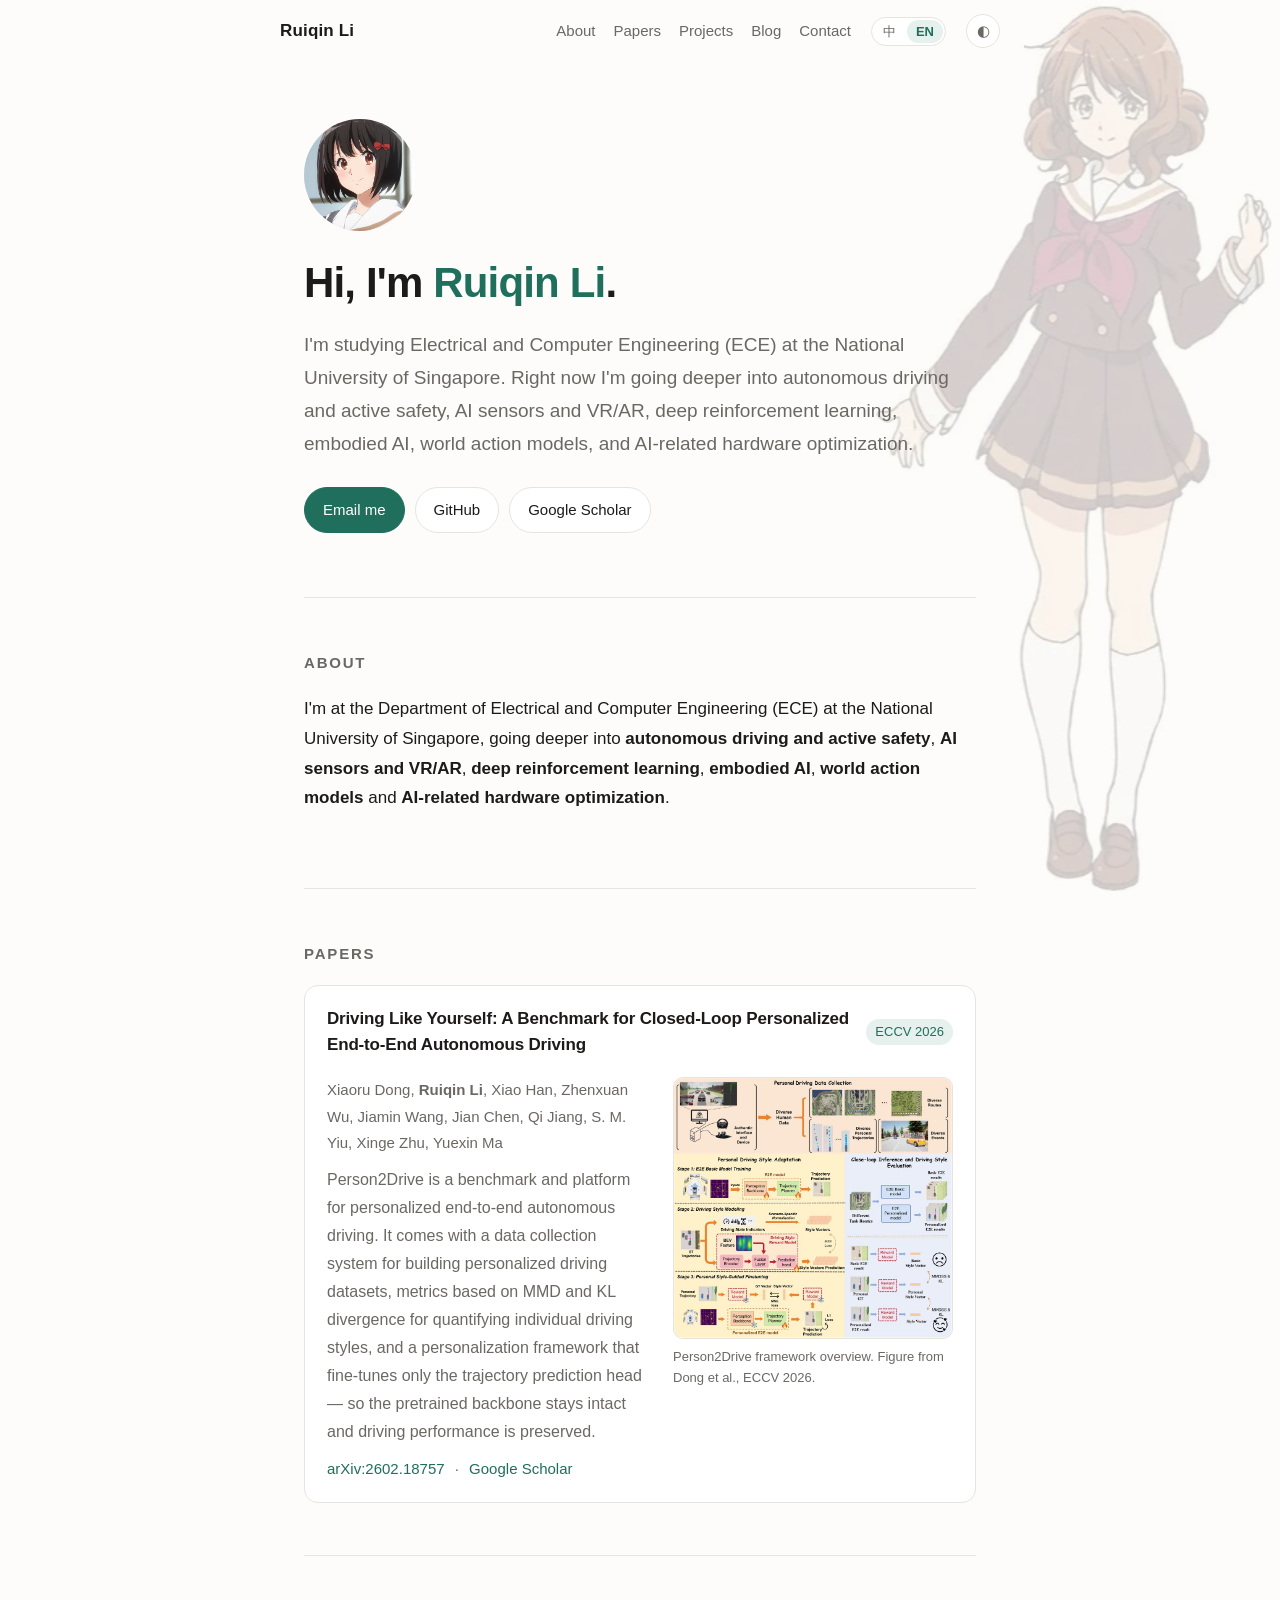
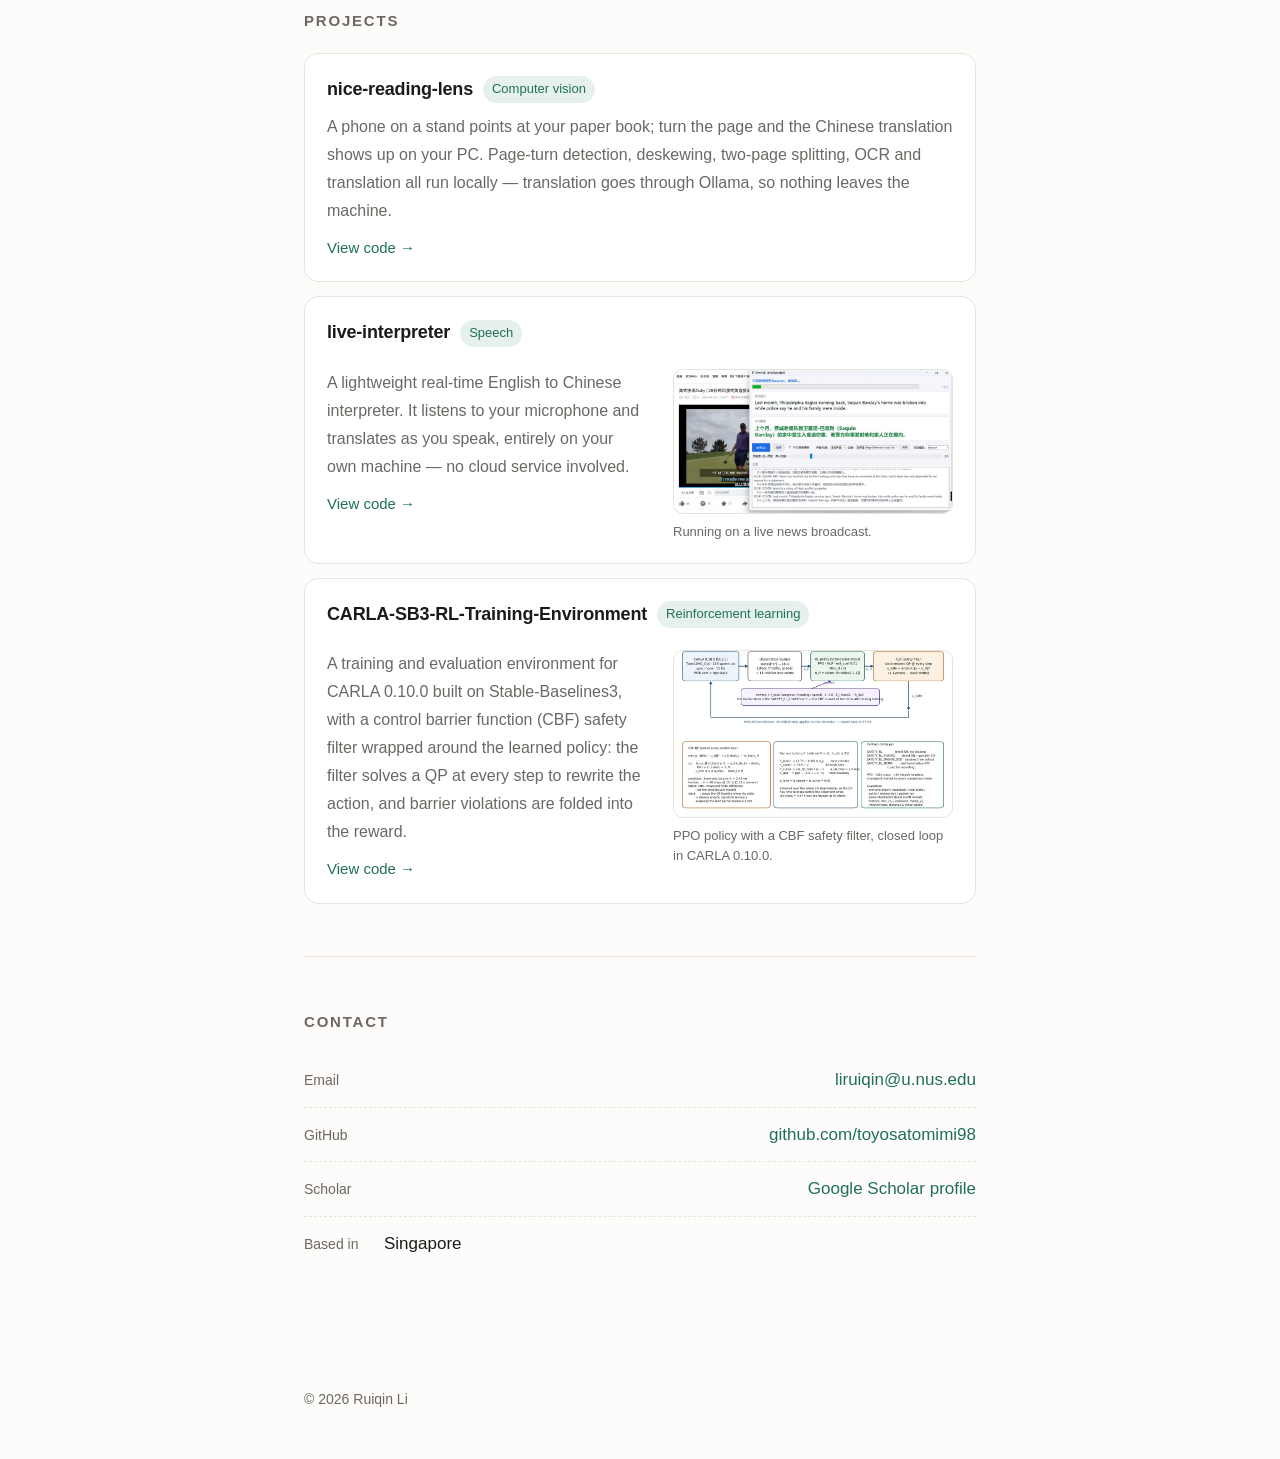
<file: index.html>
<!DOCTYPE html>
<html lang="en">
<head>
  <meta charset="UTF-8" />
  <meta name="viewport" content="width=device-width, initial-scale=1.0" />
  <title>Ruiqin Li · Homepage</title>
  <meta name="description" content="Ruiqin Li (toyosatomimi98) — Electrical and Computer Engineering at the National University of Singapore, going deeper into autonomous driving and active safety, AI sensors and VR/AR, deep reinforcement learning, embodied AI and world action models." />
  <meta name="author" content="Ruiqin Li" />

  <!-- Card shown when the link is shared -->
  <meta property="og:type" content="website" />
  <meta property="og:title" content="Ruiqin Li · Homepage" />
  <meta property="og:description" content="ECE at the National University of Singapore, going deeper into autonomous driving and active safety, AI sensors and VR/AR, deep reinforcement learning, embodied AI and world action models." />
  <meta property="og:locale" content="en" />

  <!-- Same page in two languages; English is the default -->
  <link rel="alternate" hreflang="en" href="https://toyosatomimi98.github.io/" />
  <link rel="alternate" hreflang="zh-CN" href="https://toyosatomimi98.github.io/zh/" />
  <link rel="alternate" hreflang="x-default" href="https://toyosatomimi98.github.io/" />

  <link rel="stylesheet" href="assets/style.css?v=2" />
  <link rel="icon" href="data:image/svg+xml,<svg xmlns='http://www.w3.org/2000/svg' viewBox='0 0 100 100'><text y='.9em' font-size='90'>🌴</text></svg>" />
</head>

<body>
  <a class="skip-link" href="#main">Skip to content</a>

  <!-- Background watermark: full viewport height, fixed while scrolling.
       Replace assets/watermark.webp to change the image; tune --watermark-opacity in style.css -->
  <div class="watermark" aria-hidden="true"></div>

  <header class="site-header">
    <a class="brand" href="#top">Ruiqin Li</a>
    <nav class="nav" aria-label="Main">
      <a href="#about">About</a>
      <a href="#papers">Papers</a>
      <a href="#work">Projects</a>
      <a href="blog/index.html">Blog</a>
      <a href="#contact">Contact</a>
    </nav>
    <div class="lang-switch" aria-label="Language">
      <a href="zh/index.html" hreflang="zh-CN" lang="zh-CN">中</a>
      <span class="is-active" aria-current="true">EN</span>
    </div>
    <button id="theme-toggle" class="theme-toggle" type="button" aria-label="Switch between dark and light mode">
      <span aria-hidden="true">◐</span>
    </button>
  </header>

  <main id="main">
    <!-- ==================== Hero ==================== -->
    <section class="hero" id="top">
      <!-- Local copy of the GitHub avatar; overwrite assets/avatar.jpg to change it. -->
      <div class="avatar" aria-hidden="true">L<img src="assets/avatar.jpg" alt="" onerror="this.remove()" /></div>

      <h1>Hi, I'm <span class="accent">Ruiqin Li</span>.</h1>

      <p class="lede">
        I'm studying Electrical and Computer Engineering (ECE) at the National University of Singapore.
        Right now I'm going deeper into autonomous driving and active safety, AI sensors and VR/AR,
        deep reinforcement learning, embodied AI, world action models, and AI-related hardware
        optimization.
      </p>

      <div class="actions">
        <a class="btn primary" href="mailto:liruiqin@u.nus.edu">Email me</a>
        <a class="btn" href="https://github.com/toyosatomimi98" target="_blank" rel="noopener">GitHub</a>
        <a class="btn" href="https://scholar.google.com/citations?user=BtMwZPsAAAAJ&amp;hl=en" target="_blank" rel="noopener">Google Scholar</a>
      </div>
    </section>

    <!-- ==================== About ==================== -->
    <section class="section" id="about">
      <h2>About</h2>
      <p>
        I'm at the Department of Electrical and Computer Engineering (ECE) at the National University
        of Singapore, going deeper into <strong>autonomous driving and active safety</strong>,
        <strong>AI sensors and VR/AR</strong>,
        <strong>deep reinforcement learning</strong>, <strong>embodied AI</strong>,
        <strong>world action models</strong> and <strong>AI-related hardware optimization</strong>.
      </p>
      <p>
        In my spare time I build small tools I use regularly; most of what I've made is on
        <a href="https://github.com/toyosatomimi98" target="_blank" rel="noopener">GitHub</a>.
      </p>
    </section>

    <!-- ==================== Papers ==================== -->
    <section class="section" id="papers">
      <h2>Papers</h2>

      <ul class="cards">
        <li class="card card-media">
          <div class="card-head">
            <h3 class="paper-title">
              <a href="https://arxiv.org/abs/2602.18757" target="_blank" rel="noopener">
                Driving Like Yourself: A Benchmark for Closed-Loop Personalized End-to-End Autonomous Driving
              </a>
            </h3>
            <span class="tag">ECCV 2026</span>
          </div>

          <div class="card-text">
            <p class="authors">
              Xiaoru Dong, <strong>Ruiqin Li</strong>, Xiao Han, Zhenxuan Wu, Jiamin Wang,
              Jian Chen, Qi Jiang, S. M. Yiu, Xinge Zhu, Yuexin Ma
            </p>
            <p>
              Person2Drive is a benchmark and platform for personalized end-to-end autonomous driving.
              It comes with a data collection system for building personalized driving datasets, metrics
              based on MMD and KL divergence for quantifying individual driving styles, and a
              personalization framework that fine-tunes only the trajectory prediction head — so the
              pretrained backbone stays intact and driving performance is preserved.
            </p>
            <div class="card-links">
              <a href="https://arxiv.org/abs/2602.18757" target="_blank" rel="noopener">arXiv:2602.18757</a>
              <span class="dot">·</span>
              <a href="https://scholar.google.com/citations?user=BtMwZPsAAAAJ&amp;hl=en" target="_blank" rel="noopener">Google Scholar</a>
            </div>
          </div>

          <!-- 论文主图：取自 arXiv 上的 Figure 1，点击可打开原文 -->
          <figure class="card-figure">
            <a href="https://arxiv.org/abs/2602.18757" target="_blank" rel="noopener">
              <img src="assets/person2drive-framework.jpg"
                   alt="Person2Drive framework: personal driving data collection, driving style modelling, and fine-tuning of an end-to-end model." />
            </a>
            <figcaption>Person2Drive framework overview. Figure from Dong et al., ECCV 2026.</figcaption>
          </figure>
        </li>
      </ul>
    </section>

    <!-- ==================== Projects ==================== -->
    <section class="section" id="work">
      <h2>Projects</h2>

      <ul class="cards">
        <li class="card">
          <div class="card-head">
            <h3>nice-reading-lens</h3>
            <span class="tag">Computer vision</span>
          </div>
          <p>
            A phone on a stand points at your paper book; turn the page and the Chinese translation
            shows up on your PC. Page-turn detection, deskewing, two-page splitting, OCR and
            translation all run locally — translation goes through Ollama, so nothing leaves the machine.
          </p>
          <div class="card-links">
            <a href="https://github.com/toyosatomimi98/nice-reading-lens" target="_blank" rel="noopener">View code →</a>
          </div>
        </li>

        <li class="card card-media">
          <div class="card-head">
            <h3>live-interpreter</h3>
            <span class="tag">Speech</span>
          </div>

          <div class="card-text">
            <p>
              A lightweight real-time English to Chinese interpreter. It listens to your microphone and
              translates as you speak, entirely on your own machine — no cloud service involved.
            </p>
            <div class="card-links">
              <a href="https://github.com/toyosatomimi98/live-interpreter" target="_blank" rel="noopener">View code →</a>
            </div>
          </div>

          <figure class="card-figure">
            <a href="https://github.com/toyosatomimi98/live-interpreter" target="_blank" rel="noopener">
              <img src="assets/live-interpreter-demo.jpg"
                   alt="The interpreter running on an English news broadcast, with Chinese subtitles generated in real time." />
            </a>
            <figcaption>Running on a live news broadcast.</figcaption>
          </figure>
        </li>

        <li class="card card-media">
          <div class="card-head">
            <h3>CARLA-SB3-RL-Training-Environment</h3>
            <span class="tag">Reinforcement learning</span>
          </div>

          <div class="card-text">
            <p>
              A training and evaluation environment for CARLA 0.10.0 built on Stable-Baselines3, with a
              control barrier function (CBF) safety filter wrapped around the learned policy: the filter
              solves a QP at every step to rewrite the action, and barrier violations are folded into
              the reward.
            </p>
            <div class="card-links">
              <a href="https://github.com/toyosatomimi98/CARLA-SB3-RL-Training-Environment" target="_blank" rel="noopener">View code →</a>
            </div>
          </div>

          <figure class="card-figure">
            <a href="https://github.com/toyosatomimi98/CARLA-SB3-RL-Training-Environment" target="_blank" rel="noopener">
              <img src="assets/carla-rl-safety-framework.jpg"
                   alt="Pipeline diagram: CARLA 0.10.0, observation builder, PPO policy, and a CBF safety filter that solves a QP at every step." />
            </a>
            <figcaption>PPO policy with a CBF safety filter, closed loop in CARLA 0.10.0.</figcaption>
          </figure>
        </li>
      </ul>
    </section>

    <!-- ==================== Contact ==================== -->
    <section class="section" id="contact">
      <h2>Contact</h2>
      <ul class="list">
        <li>
          <span class="label">Email</span>
          <a href="mailto:liruiqin@u.nus.edu">liruiqin@u.nus.edu</a>
        </li>
        <li>
          <span class="label">GitHub</span>
          <a href="https://github.com/toyosatomimi98" target="_blank" rel="noopener">github.com/toyosatomimi98</a>
        </li>
        <li>
          <span class="label">Scholar</span>
          <a href="https://scholar.google.com/citations?user=BtMwZPsAAAAJ&amp;hl=en" target="_blank" rel="noopener">Google Scholar profile</a>
        </li>
        <li>
          <span class="label">Based in</span>
          <span>Singapore</span>
        </li>
      </ul>
    </section>
  </main>

  <footer class="site-footer">
    <p>© <span id="year">2026</span> Ruiqin Li</p>
  </footer>

  <script src="assets/main.js"></script>
</body>
</html>
</file>
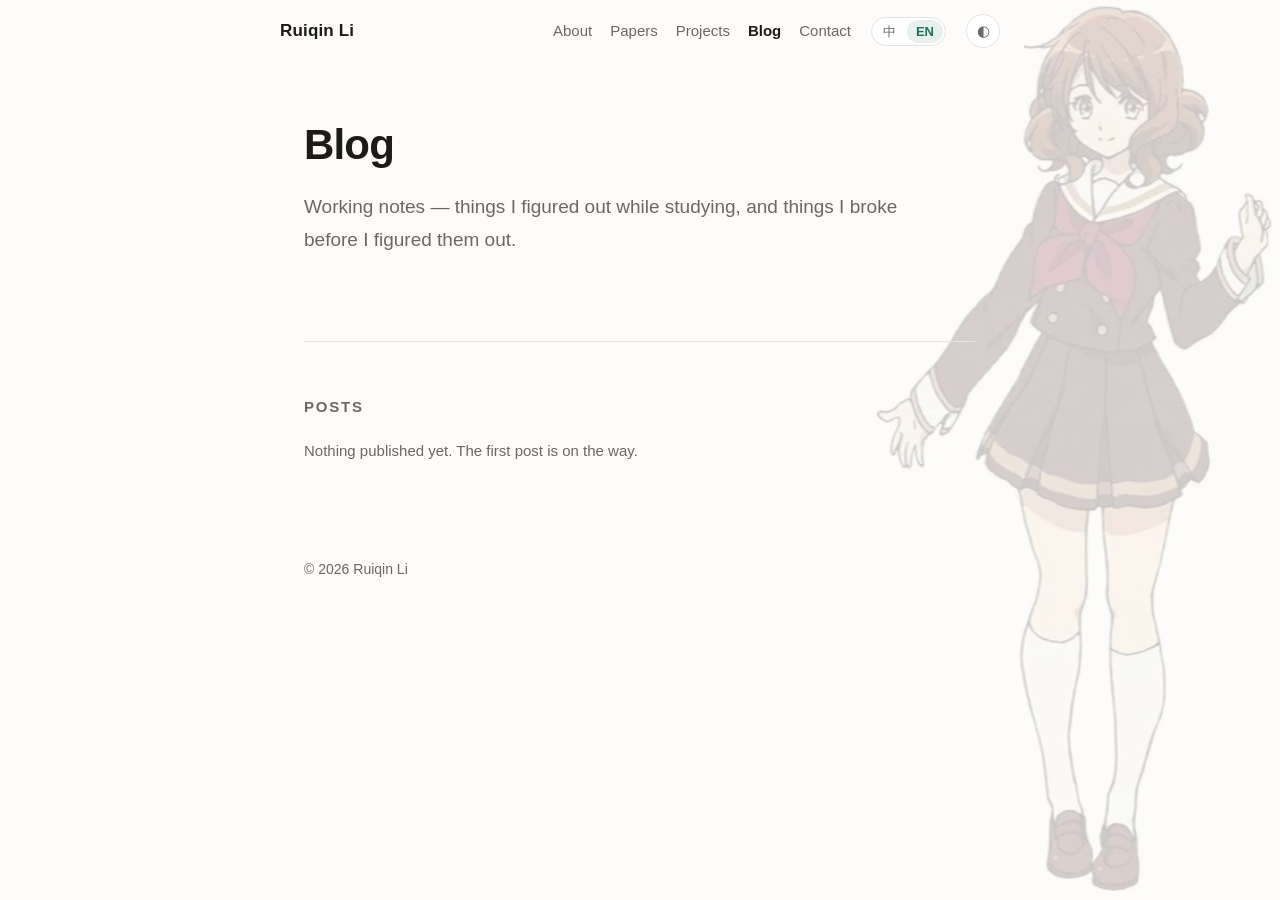
<file: blog/index.html>
<!DOCTYPE html>
<html lang="en">
<head>
  <meta charset="UTF-8" />
  <meta name="viewport" content="width=device-width, initial-scale=1.0" />
  <title>Blog · Ruiqin Li</title>
  <meta name="description" content="Notes by Ruiqin Li on autonomous driving, reinforcement learning, embodied AI, and whatever code he is currently fighting with." />
  <meta name="author" content="Ruiqin Li" />

  <meta property="og:type" content="website" />
  <meta property="og:title" content="Blog · Ruiqin Li" />
  <meta property="og:description" content="Notes on autonomous driving, reinforcement learning and embodied AI." />
  <meta property="og:locale" content="en" />

  <link rel="stylesheet" href="../assets/style.css?v=2" />
  <link rel="icon" href="data:image/svg+xml,<svg xmlns='http://www.w3.org/2000/svg' viewBox='0 0 100 100'><text y='.9em' font-size='90'>🌴</text></svg>" />
</head>

<body>
  <a class="skip-link" href="#main">Skip to content</a>

  <div class="watermark" aria-hidden="true"></div>

  <header class="site-header">
    <a class="brand" href="../index.html">Ruiqin Li</a>
    <nav class="nav" aria-label="Main">
      <a href="../index.html#about">About</a>
      <a href="../index.html#papers">Papers</a>
      <a href="../index.html#work">Projects</a>
      <span class="is-active" aria-current="page">Blog</span>
      <a href="../index.html#contact">Contact</a>
    </nav>
    <div class="lang-switch" aria-label="Language">
      <a href="../zh/blog/index.html" hreflang="zh-CN" lang="zh-CN">中</a>
      <span class="is-active" aria-current="true">EN</span>
    </div>
    <button id="theme-toggle" class="theme-toggle" type="button" aria-label="Switch between dark and light mode">
      <span aria-hidden="true">◐</span>
    </button>
  </header>

  <main id="main">
    <section class="hero" id="top">
      <h1>Blog</h1>
      <p class="lede">
        Working notes — things I figured out while studying, and things I broke
        before I figured them out.
      </p>
    </section>

    <section class="section" id="posts">
      <h2>Posts</h2>

      <!-- 有新文章时，把下面这段注释去掉，照格式加一条（列表项可以有好多个）：
      <ul class="list">
        <li>
          <a href="2026-10-05-hello-world.html">文章标题</a>
          <span class="meta">2026-10-05</span>
        </li>
      </ul>
      -->

      <p class="muted">Nothing published yet. The first post is on the way.</p>
    </section>
  </main>

  <footer class="site-footer">
    <p>© <span id="year">2026</span> Ruiqin Li</p>
  </footer>

  <script src="../assets/main.js"></script>
</body>
</html>
</file>
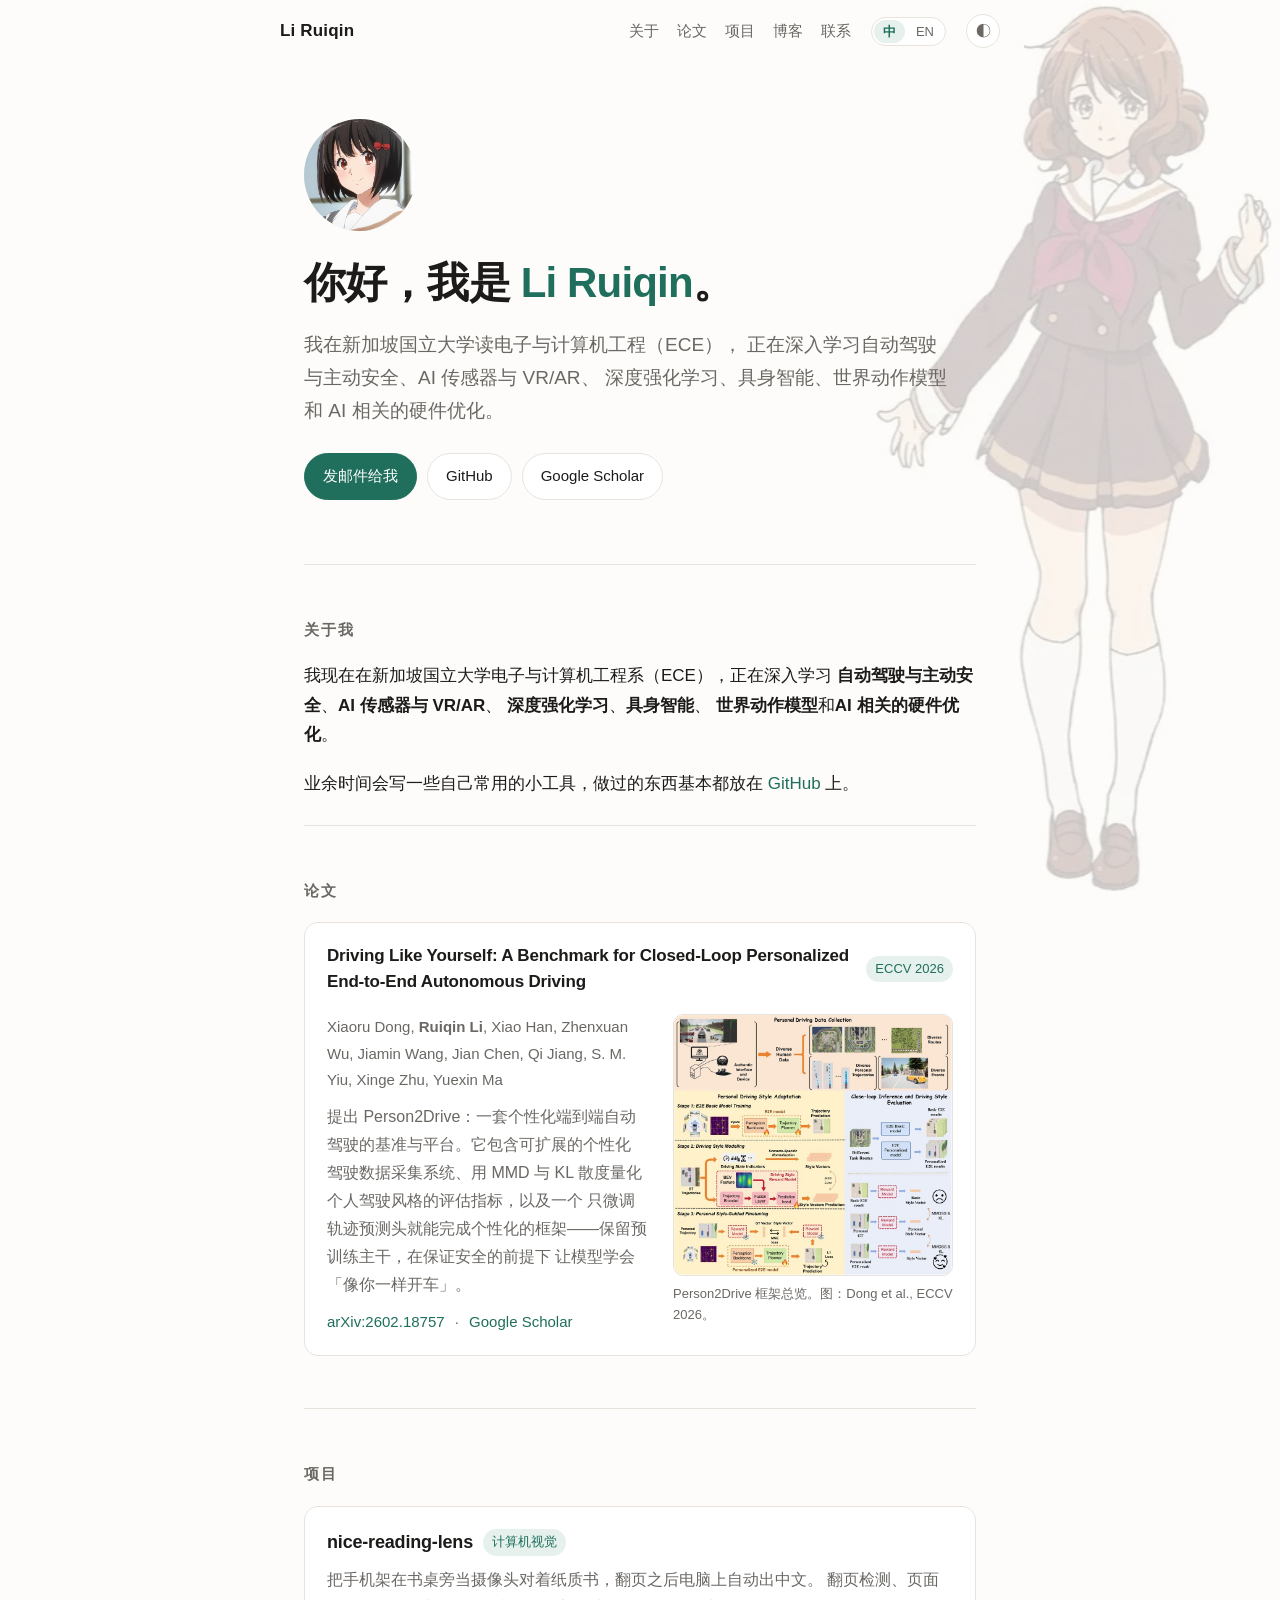
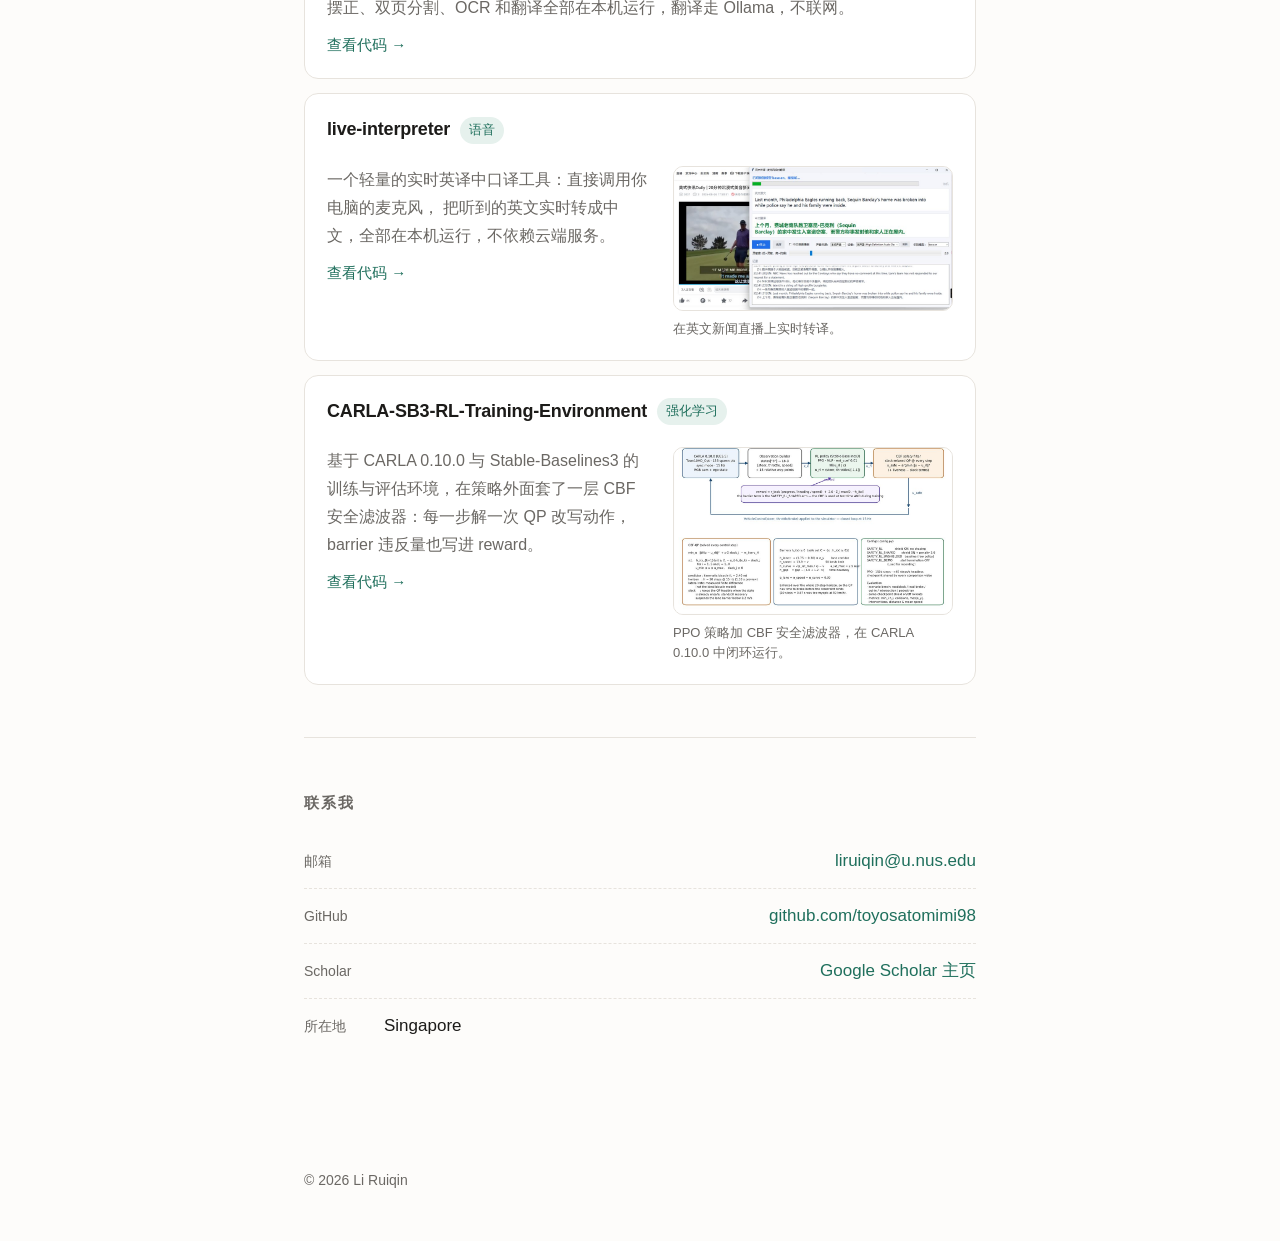
<file: zh/index.html>
<!DOCTYPE html>
<html lang="zh-CN">
<head>
  <meta charset="UTF-8" />
  <meta name="viewport" content="width=device-width, initial-scale=1.0" />
  <title>Li Ruiqin · 个人主页</title>
  <meta name="description" content="Li Ruiqin（toyosatomimi98）的个人主页：新加坡国立大学电子与计算机工程，正在深入学习自动驾驶与主动安全、AI 传感器与 VR/AR、深度强化学习、具身智能、世界动作模型和 AI 相关的硬件优化。" />
  <meta name="author" content="Li Ruiqin" />

  <!-- 分享到聊天软件 / 社交平台时显示的卡片信息 -->
  <meta property="og:type" content="website" />
  <meta property="og:title" content="Li Ruiqin · 个人主页" />
  <meta property="og:description" content="新加坡国立大学 ECE，正在深入学习自动驾驶与主动安全、AI 传感器与 VR/AR、深度强化学习、具身智能、世界动作模型和 AI 相关的硬件优化。" />
  <meta property="og:locale" content="zh_CN" />

  <!-- 告诉搜索引擎这两版是同一页面的中英文版本，默认版是英文 -->
  <link rel="alternate" hreflang="en" href="https://toyosatomimi98.github.io/" />
  <link rel="alternate" hreflang="zh-CN" href="https://toyosatomimi98.github.io/zh/" />
  <link rel="alternate" hreflang="x-default" href="https://toyosatomimi98.github.io/" />

  <link rel="stylesheet" href="../assets/style.css?v=2" />
  <link rel="icon" href="data:image/svg+xml,<svg xmlns='http://www.w3.org/2000/svg' viewBox='0 0 100 100'><text y='.9em' font-size='90'>🌴</text></svg>" />
</head>

<body>
  <a class="skip-link" href="#main">跳到正文</a>

  <!-- 背景水印：高度贴合浏览器可视高度，滚动时固定不动。
       想换图就覆盖 assets/watermark.webp；想调深浅改 style.css 里的 --watermark-opacity -->
  <div class="watermark" aria-hidden="true"></div>

  <header class="site-header">
    <a class="brand" href="#top">Li Ruiqin</a>
    <nav class="nav" aria-label="主导航">
      <a href="#about">关于</a>
      <a href="#papers">论文</a>
      <a href="#work">项目</a>
      <a href="blog/index.html">博客</a>
      <a href="#contact">联系</a>
    </nav>
    <div class="lang-switch" aria-label="语言">
      <span class="is-active" aria-current="true">中</span>
      <a href="../index.html" hreflang="en" lang="en">EN</a>
    </div>
    <button id="theme-toggle" class="theme-toggle" type="button" aria-label="切换深色 / 浅色模式">
      <span aria-hidden="true">◐</span>
    </button>
  </header>

  <main id="main">
    <!-- ==================== 首屏 ==================== -->
    <section class="hero" id="top">
      <!-- 头像是从你的 GitHub 头像存下来的一份本地副本，放在 assets/avatar.jpg。
           想换头像就把新图片覆盖成这个文件名即可（正方形效果最好）。 -->
      <div class="avatar" aria-hidden="true">L<img src="../assets/avatar.jpg" alt="" onerror="this.remove()" /></div>

      <h1>你好，我是 <span class="accent">Li Ruiqin</span>。</h1>

      <p class="lede">
        我在新加坡国立大学读电子与计算机工程（ECE），
        正在深入学习自动驾驶与主动安全、AI 传感器与 VR/AR、
        深度强化学习、具身智能、世界动作模型和 AI 相关的硬件优化。
      </p>

      <div class="actions">
        <a class="btn primary" href="mailto:liruiqin@u.nus.edu">发邮件给我</a>
        <a class="btn" href="https://github.com/toyosatomimi98" target="_blank" rel="noopener">GitHub</a>
        <a class="btn" href="https://scholar.google.com/citations?user=BtMwZPsAAAAJ&amp;hl=en" target="_blank" rel="noopener">Google Scholar</a>
      </div>
    </section>

    <!-- ==================== 关于 ==================== -->
    <section class="section" id="about">
      <h2>关于我</h2>
      <p>
        我现在在新加坡国立大学电子与计算机工程系（ECE），正在深入学习
        <strong>自动驾驶与主动安全</strong>、<strong>AI 传感器与 VR/AR</strong>、
        <strong>深度强化学习</strong>、<strong>具身智能</strong>、
        <strong>世界动作模型</strong>和<strong>AI 相关的硬件优化</strong>。
      </p>
      <p>
        业余时间会写一些自己常用的小工具，做过的东西基本都放在
        <a href="https://github.com/toyosatomimi98" target="_blank" rel="noopener">GitHub</a> 上。
      </p>
    </section>

    <!-- ==================== 论文 ==================== -->
    <section class="section" id="papers">
      <h2>论文</h2>

      <ul class="cards">
        <li class="card card-media">
          <div class="card-head">
            <h3 class="paper-title">
              <a href="https://arxiv.org/abs/2602.18757" target="_blank" rel="noopener">
                Driving Like Yourself: A Benchmark for Closed-Loop Personalized End-to-End Autonomous Driving
              </a>
            </h3>
            <span class="tag">ECCV 2026</span>
          </div>

          <div class="card-text">
            <p class="authors">
              Xiaoru Dong, <strong>Ruiqin Li</strong>, Xiao Han, Zhenxuan Wu, Jiamin Wang,
              Jian Chen, Qi Jiang, S. M. Yiu, Xinge Zhu, Yuexin Ma
            </p>
            <p>
              提出 Person2Drive：一套个性化端到端自动驾驶的基准与平台。它包含可扩展的个性化
              驾驶数据采集系统、用 MMD 与 KL 散度量化个人驾驶风格的评估指标，以及一个
              只微调轨迹预测头就能完成个性化的框架——保留预训练主干，在保证安全的前提下
              让模型学会「像你一样开车」。
            </p>
            <div class="card-links">
              <a href="https://arxiv.org/abs/2602.18757" target="_blank" rel="noopener">arXiv:2602.18757</a>
              <span class="dot">·</span>
              <a href="https://scholar.google.com/citations?user=BtMwZPsAAAAJ&amp;hl=en" target="_blank" rel="noopener">Google Scholar</a>
            </div>
          </div>

          <!-- 论文主图：取自 arXiv 上的 Figure 1，点击可打开原文 -->
          <figure class="card-figure">
            <a href="https://arxiv.org/abs/2602.18757" target="_blank" rel="noopener">
              <img src="../assets/person2drive-framework.jpg"
                   alt="Person2Drive 框架总览：个性化驾驶数据采集、驾驶风格建模，以及端到端模型的风格微调。" />
            </a>
            <figcaption>Person2Drive 框架总览。图：Dong et al., ECCV 2026。</figcaption>
          </figure>
        </li>
      </ul>
    </section>

    <!-- ==================== 项目 ==================== -->
    <section class="section" id="work">
      <h2>项目</h2>

      <!-- 想加项目，复制一整个 <li class="card"> … </li> 再改内容即可。 -->
      <ul class="cards">
        <li class="card">
          <div class="card-head">
            <h3>nice-reading-lens</h3>
            <span class="tag">计算机视觉</span>
          </div>
          <p>
            把手机架在书桌旁当摄像头对着纸质书，翻页之后电脑上自动出中文。
            翻页检测、页面摆正、双页分割、OCR 和翻译全部在本机运行，翻译走 Ollama，不联网。
          </p>
          <div class="card-links">
            <a href="https://github.com/toyosatomimi98/nice-reading-lens" target="_blank" rel="noopener">查看代码 →</a>
          </div>
        </li>

        <li class="card card-media">
          <div class="card-head">
            <h3>live-interpreter</h3>
            <span class="tag">语音</span>
          </div>

          <div class="card-text">
            <p>
              一个轻量的实时英译中口译工具：直接调用你电脑的麦克风，
              把听到的英文实时转成中文，全部在本机运行，不依赖云端服务。
            </p>
            <div class="card-links">
              <a href="https://github.com/toyosatomimi98/live-interpreter" target="_blank" rel="noopener">查看代码 →</a>
            </div>
          </div>

          <figure class="card-figure">
            <a href="https://github.com/toyosatomimi98/live-interpreter" target="_blank" rel="noopener">
              <img src="../assets/live-interpreter-demo.jpg"
                   alt="口译工具运行时的截图：英文新闻直播画面，右侧是实时生成的中文字幕。" />
            </a>
            <figcaption>在英文新闻直播上实时转译。</figcaption>
          </figure>
        </li>

        <li class="card card-media">
          <div class="card-head">
            <h3>CARLA-SB3-RL-Training-Environment</h3>
            <span class="tag">强化学习</span>
          </div>

          <div class="card-text">
            <p>
              基于 CARLA 0.10.0 与 Stable-Baselines3 的训练与评估环境，在策略外面套了一层
              CBF 安全滤波器：每一步解一次 QP 改写动作，barrier 违反量也写进 reward。
            </p>
            <div class="card-links">
              <a href="https://github.com/toyosatomimi98/CARLA-SB3-RL-Training-Environment" target="_blank" rel="noopener">查看代码 →</a>
            </div>
          </div>

          <figure class="card-figure">
            <a href="https://github.com/toyosatomimi98/CARLA-SB3-RL-Training-Environment" target="_blank" rel="noopener">
              <img src="../assets/carla-rl-safety-framework.jpg"
                   alt="流程图：CARLA 0.10.0、观测构建、PPO 策略，以及每一步求解 QP 的 CBF 安全滤波器。" />
            </a>
            <figcaption>PPO 策略加 CBF 安全滤波器，在 CARLA 0.10.0 中闭环运行。</figcaption>
          </figure>
        </li>
      </ul>
    </section>

    <!-- ==================== 联系 ==================== -->
    <section class="section" id="contact">
      <h2>联系我</h2>
      <ul class="list">
        <li>
          <span class="label">邮箱</span>
          <a href="mailto:liruiqin@u.nus.edu">liruiqin@u.nus.edu</a>
        </li>
        <li>
          <span class="label">GitHub</span>
          <a href="https://github.com/toyosatomimi98" target="_blank" rel="noopener">github.com/toyosatomimi98</a>
        </li>
        <li>
          <span class="label">Scholar</span>
          <a href="https://scholar.google.com/citations?user=BtMwZPsAAAAJ&amp;hl=en" target="_blank" rel="noopener">Google Scholar 主页</a>
        </li>
        <li>
          <span class="label">所在地</span>
          <span>Singapore</span>
        </li>
      </ul>
    </section>
  </main>

  <footer class="site-footer">
    <p>© <span id="year">2026</span> Li Ruiqin</p>
  </footer>

  <script src="../assets/main.js"></script>
</body>
</html>
</file>
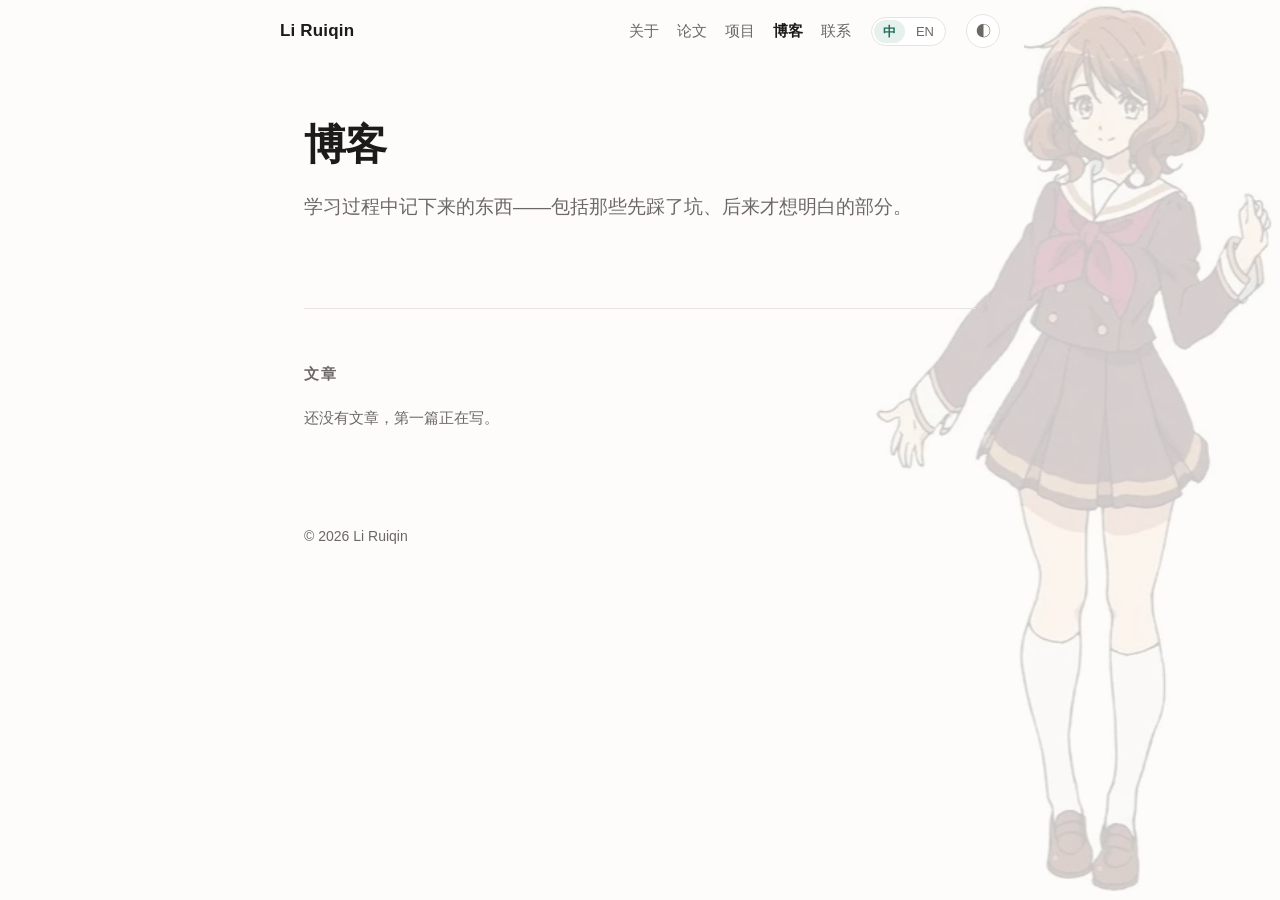
<file: zh/blog/index.html>
<!DOCTYPE html>
<html lang="zh-CN">
<head>
  <meta charset="UTF-8" />
  <meta name="viewport" content="width=device-width, initial-scale=1.0" />
  <title>博客 · Li Ruiqin</title>
  <meta name="description" content="Li Ruiqin 的博客：学习自动驾驶、强化学习、具身智能时记下来的东西，以及踩过的坑。" />
  <meta name="author" content="Li Ruiqin" />

  <meta property="og:type" content="website" />
  <meta property="og:title" content="博客 · Li Ruiqin" />
  <meta property="og:description" content="关于自动驾驶、强化学习和具身智能的学习笔记。" />
  <meta property="og:locale" content="zh_CN" />

  <link rel="stylesheet" href="../../assets/style.css?v=2" />
  <link rel="icon" href="data:image/svg+xml,<svg xmlns='http://www.w3.org/2000/svg' viewBox='0 0 100 100'><text y='.9em' font-size='90'>🌴</text></svg>" />
</head>

<body>
  <a class="skip-link" href="#main">跳到正文</a>

  <div class="watermark" aria-hidden="true"></div>

  <header class="site-header">
    <a class="brand" href="../index.html">Li Ruiqin</a>
    <nav class="nav" aria-label="主导航">
      <a href="../index.html#about">关于</a>
      <a href="../index.html#papers">论文</a>
      <a href="../index.html#work">项目</a>
      <span class="is-active" aria-current="page">博客</span>
      <a href="../index.html#contact">联系</a>
    </nav>
    <div class="lang-switch" aria-label="语言">
      <span class="is-active" aria-current="true">中</span>
      <a href="../../blog/index.html" hreflang="en" lang="en">EN</a>
    </div>
    <button id="theme-toggle" class="theme-toggle" type="button" aria-label="切换深色 / 浅色模式">
      <span aria-hidden="true">◐</span>
    </button>
  </header>

  <main id="main">
    <section class="hero" id="top">
      <h1>博客</h1>
      <p class="lede">
        学习过程中记下来的东西——包括那些先踩了坑、后来才想明白的部分。
      </p>
    </section>

    <section class="section" id="posts">
      <h2>文章</h2>

      <!-- 有新文章时，把下面这段注释去掉，照格式加一条：
      <ul class="list">
        <li>
          <a href="2026-10-05-hello-world.html">文章标题</a>
          <span class="meta">2026-10-05</span>
        </li>
      </ul>
      -->

      <p class="muted">还没有文章，第一篇正在写。</p>
    </section>
  </main>

  <footer class="site-footer">
    <p>© <span id="year">2026</span> Li Ruiqin</p>
  </footer>

  <script src="../../assets/main.js"></script>
</body>
</html>
</file>
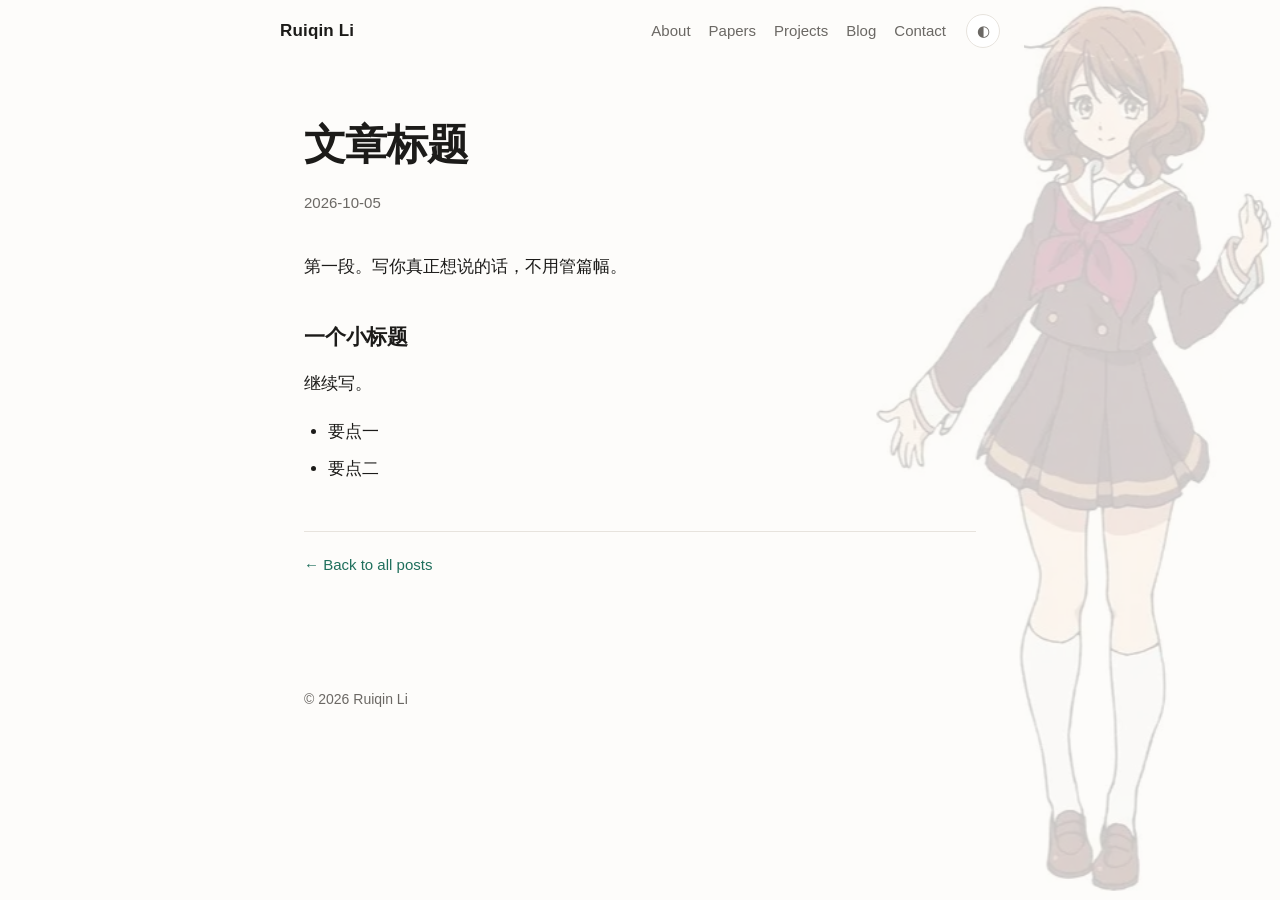
<file: blog/post-template.html>
<!DOCTYPE html>
<html lang="en">
<head>
  <meta charset="UTF-8" />
  <meta name="viewport" content="width=device-width, initial-scale=1.0" />

  <!-- ① 改成文章标题。浏览器标签和搜索结果都用它。 -->
  <title>文章标题 · Ruiqin Li</title>
  <meta name="description" content="一句话说明这篇写了什么。" />
  <meta name="author" content="Ruiqin Li" />

  <link rel="stylesheet" href="../assets/style.css?v=2" />
  <link rel="icon" href="data:image/svg+xml,<svg xmlns='http://www.w3.org/2000/svg' viewBox='0 0 100 100'><text y='.9em' font-size='90'>🌴</text></svg>" />
</head>

<body>
  <a class="skip-link" href="#main">Skip to content</a>

  <div class="watermark" aria-hidden="true"></div>

  <header class="site-header">
    <a class="brand" href="../index.html">Ruiqin Li</a>
    <nav class="nav" aria-label="Main">
      <a href="../index.html#about">About</a>
      <a href="../index.html#papers">Papers</a>
      <a href="../index.html#work">Projects</a>
      <a href="index.html">Blog</a>
      <a href="../index.html#contact">Contact</a>
    </nav>
    <button id="theme-toggle" class="theme-toggle" type="button" aria-label="Switch between dark and light mode">
      <span aria-hidden="true">◐</span>
    </button>
  </header>

  <main id="main">
    <article class="post">
      <header class="post-head">
        <!-- ② 这里写标题和日期 -->
        <h1>文章标题</h1>
        <p class="post-date">2026-10-05</p>
      </header>

      <!-- ③ 正文写在这个 div 里。段落用 <p>，
           小标题用 <h2>，列表用 <ul><li>，代码用 <code>，
           引用用 <blockquote>，图片用 <img src="..." alt="..."> -->
      <div class="post-body">
        <p>第一段。写你真正想说的话，不用管篇幅。</p>

        <h2>一个小标题</h2>
        <p>继续写。</p>

        <ul>
          <li>要点一</li>
          <li>要点二</li>
        </ul>
      </div>

      <p class="post-back"><a href="index.html">← Back to all posts</a></p>
    </article>
  </main>

  <footer class="site-footer">
    <p>© <span id="year">2026</span> Ruiqin Li</p>
  </footer>

  <script src="../assets/main.js"></script>
</body>
</html>
</file>
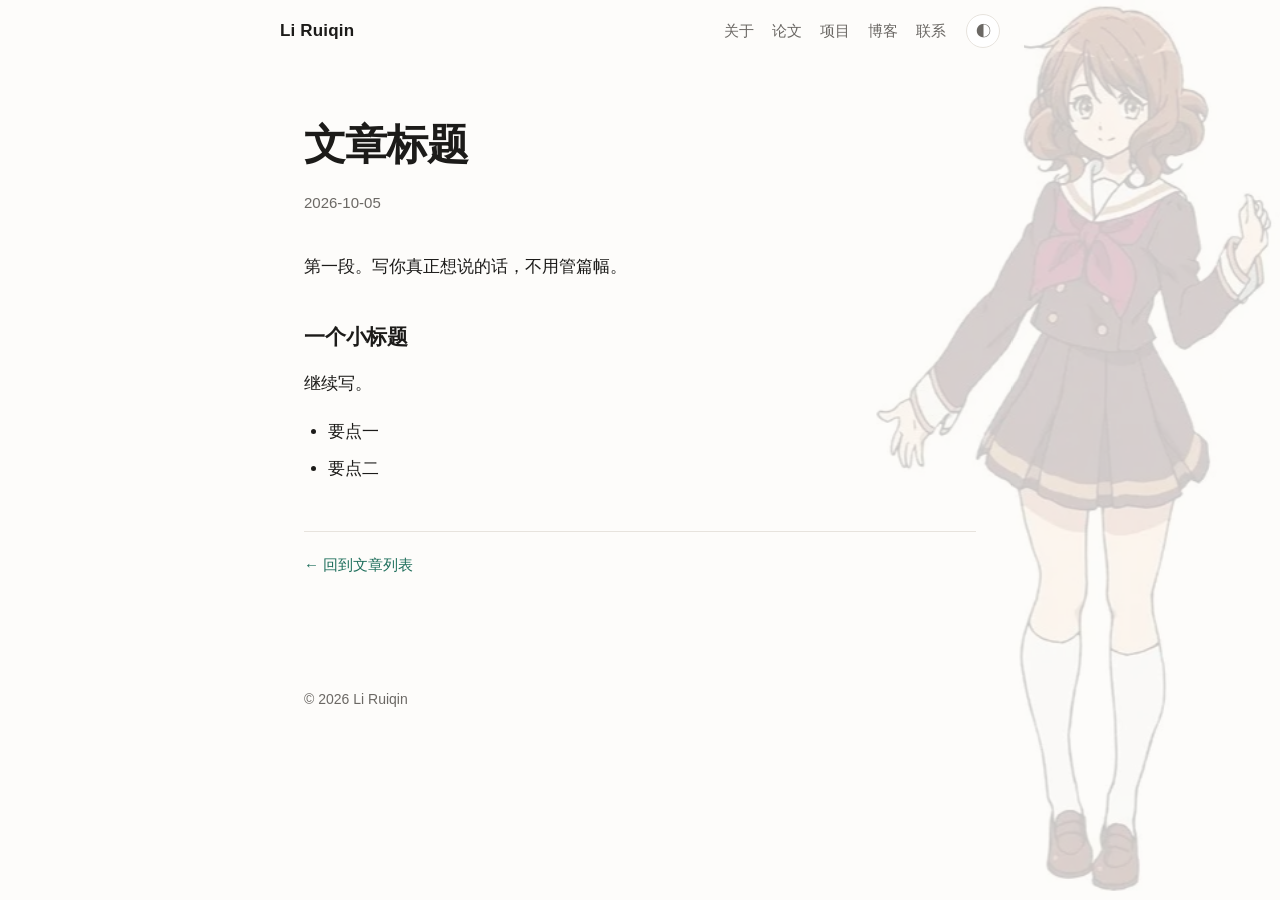
<file: zh/blog/post-template.html>
<!DOCTYPE html>
<html lang="zh-CN">
<head>
  <meta charset="UTF-8" />
  <meta name="viewport" content="width=device-width, initial-scale=1.0" />

  <!-- ① 改成文章标题。浏览器标签和搜索结果都用它。 -->
  <title>文章标题 · Li Ruiqin</title>
  <meta name="description" content="一句话说明这篇写了什么。" />
  <meta name="author" content="Li Ruiqin" />

  <link rel="stylesheet" href="../../assets/style.css?v=2" />
  <link rel="icon" href="data:image/svg+xml,<svg xmlns='http://www.w3.org/2000/svg' viewBox='0 0 100 100'><text y='.9em' font-size='90'>🌴</text></svg>" />
</head>

<body>
  <a class="skip-link" href="#main">跳到正文</a>

  <div class="watermark" aria-hidden="true"></div>

  <header class="site-header">
    <a class="brand" href="../index.html">Li Ruiqin</a>
    <nav class="nav" aria-label="主导航">
      <a href="../index.html#about">关于</a>
      <a href="../index.html#papers">论文</a>
      <a href="../index.html#work">项目</a>
      <a href="index.html">博客</a>
      <a href="../index.html#contact">联系</a>
    </nav>
    <button id="theme-toggle" class="theme-toggle" type="button" aria-label="切换深色 / 浅色模式">
      <span aria-hidden="true">◐</span>
    </button>
  </header>

  <main id="main">
    <article class="post">
      <header class="post-head">
        <!-- ② 这里写标题和日期 -->
        <h1>文章标题</h1>
        <p class="post-date">2026-10-05</p>
      </header>

      <!-- ③ 正文写在这个 div 里。段落用 <p>，
           小标题用 <h2>，列表用 <ul><li>，代码用 <code>，
           引用用 <blockquote>，图片用 <img src="..." alt="..."> -->
      <div class="post-body">
        <p>第一段。写你真正想说的话，不用管篇幅。</p>

        <h2>一个小标题</h2>
        <p>继续写。</p>

        <ul>
          <li>要点一</li>
          <li>要点二</li>
        </ul>
      </div>

      <p class="post-back"><a href="index.html">← 回到文章列表</a></p>
    </article>
  </main>

  <footer class="site-footer">
    <p>© <span id="year">2026</span> Li Ruiqin</p>
  </footer>

  <script src="../../assets/main.js"></script>
</body>
</html>
</file>
<file: assets/style.css>
/* =========================================================
   个人主页样式
   想改颜色，只需要动下面这一段变量（--背景色、--文字色、--强调色）
   ========================================================= */
:root {
  --bg: #fdfcfa;
  --surface: #ffffff;
  --text: #1c1b19;
  --text-soft: #6b6864;
  --line: #e7e3dd;
  --accent: #1f6f5c;
  --accent-soft: #e6f1ed;
  --radius: 14px;
  --content: 720px;
  --watermark-opacity: 0.22;
  --font-sans: -apple-system, BlinkMacSystemFont, "Segoe UI", "PingFang SC",
    "Hiragino Sans GB", "Microsoft YaHei", "Noto Sans SC", Roboto, Helvetica, Arial, sans-serif;
}

html[data-theme="dark"] {
  --bg: #14161a;
  --surface: #1b1e23;
  --text: #ecebe8;
  --text-soft: #9b988f;
  --line: #2c3037;
  --accent: #5fd0ad;
  --accent-soft: #1d2b28;
  --watermark-opacity: 0.14;
}

@media (prefers-color-scheme: dark) {
  html:not([data-theme="light"]) {
    --bg: #14161a;
    --surface: #1b1e23;
    --text: #ecebe8;
    --text-soft: #9b988f;
    --line: #2c3037;
    --accent: #5fd0ad;
    --accent-soft: #1d2b28;
    --watermark-opacity: 0.14;
  }
}

* { box-sizing: border-box; }

html { scroll-behavior: smooth; }

body {
  margin: 0;
  background: var(--bg);
  color: var(--text);
  font-family: var(--font-sans);
  font-size: 17px;
  line-height: 1.75;
  -webkit-font-smoothing: antialiased;
  transition: background-color .25s ease, color .25s ease;
}

a { color: var(--accent); text-decoration: none; }
a:hover { text-decoration: underline; text-underline-offset: 3px; }

p { margin: 0 0 1.1em; }

.skip-link {
  position: absolute;
  left: -9999px;
}
.skip-link:focus {
  left: 16px;
  top: 16px;
  z-index: 10;
  background: var(--surface);
  padding: 8px 14px;
  border-radius: 8px;
}

/* ---------------- 背景水印 ---------------- */
.watermark {
  position: fixed;
  inset: 0;
  z-index: -1;                 /* 在页面底色之上、正文之下 */
  pointer-events: none;        /* 不影响任何点击和选中 */
  background-image: url("watermark.webp"); /* 相对于本 CSS 文件所在的 assets/ 目录 */
  background-repeat: no-repeat;
  background-position: right bottom;
  background-size: auto 100vh; /* 高度 = 可视高度，宽度按原比例 */
  opacity: var(--watermark-opacity);
  mix-blend-mode: multiply;    /* 图片是白底无透明通道，用正片叠底让白底融进底色 */
}

html[data-theme="dark"] .watermark {
  mix-blend-mode: screen;
  filter: invert(1) hue-rotate(180deg);
}

@media (prefers-color-scheme: dark) {
  html:not([data-theme="light"]) .watermark {
    mix-blend-mode: screen;
    filter: invert(1) hue-rotate(180deg);
  }
}

/* ---------------- 顶部导航 ---------------- */
.site-header {
  position: sticky;
  top: 0;
  z-index: 5;
  display: flex;
  align-items: center;
  gap: 20px;
  max-width: calc(var(--content) + 48px);
  margin: 0 auto;
  padding: 14px 24px;
  background: color-mix(in srgb, var(--bg) 88%, transparent);
  backdrop-filter: saturate(180%) blur(12px);
  border-bottom: 1px solid transparent;
}

.brand {
  font-weight: 650;
  color: var(--text);
  letter-spacing: .01em;
  white-space: nowrap;
}

.nav {
  display: flex;
  gap: 18px;
  margin-left: auto;
  font-size: 15px;
}

.nav a { color: var(--text-soft); }
.nav a:hover { color: var(--accent); text-decoration: none; }

.nav .is-active {
  color: var(--text);
  font-weight: 600;
}

/* ---------------- 中英文切换 ---------------- */
.lang-switch {
  display: flex;
  align-items: center;
  gap: 2px;
  padding: 2px;
  border: 1px solid var(--line);
  border-radius: 999px;
  background: var(--surface);
  font-size: 13px;
  line-height: 1;
}

.lang-switch > * {
  padding: 5px 9px;
  border-radius: 999px;
  color: var(--text-soft);
  white-space: nowrap;
}

.lang-switch .is-active {
  background: var(--accent-soft);
  color: var(--accent);
  font-weight: 600;
}

.lang-switch a:hover { color: var(--accent); text-decoration: none; }

.theme-toggle {
  display: grid;
  place-items: center;
  width: 34px;
  height: 34px;
  border: 1px solid var(--line);
  border-radius: 999px;
  background: var(--surface);
  color: var(--text-soft);
  font-size: 15px;
  cursor: pointer;
  transition: transform .2s ease, border-color .2s ease;
}
.theme-toggle:hover { transform: rotate(20deg); border-color: var(--accent); }

/* ---------------- 内容容器 ---------------- */
main {
  max-width: var(--content);
  margin: 0 auto;
  padding: 0 24px 40px;
}

/* ---------------- 首屏 ---------------- */
.hero {
  padding: 56px 0 64px;
  border-bottom: 1px solid var(--line);
}

.avatar {
  position: relative;
  display: grid;
  place-items: center;
  width: 112px;
  height: 112px;
  margin-bottom: 26px;
  border-radius: 50%;
  background: var(--accent-soft);
  color: var(--accent);
  font-size: 44px;
  font-weight: 600;
  overflow: hidden;
}

.avatar img {
  position: absolute;
  inset: 0;
  width: 100%;
  height: 100%;
  display: block;
  object-fit: cover;
}

h1 {
  margin: 0 0 18px;
  font-size: clamp(30px, 5vw, 42px);
  line-height: 1.25;
  letter-spacing: -0.02em;
}

.accent { color: var(--accent); }

.lede {
  max-width: 34em;
  font-size: 19px;
  color: var(--text-soft);
}

.actions {
  display: flex;
  flex-wrap: wrap;
  gap: 10px;
  margin-top: 26px;
}

.btn {
  display: inline-block;
  padding: 9px 18px;
  border: 1px solid var(--line);
  border-radius: 999px;
  background: var(--surface);
  color: var(--text);
  font-size: 15px;
  transition: transform .18s ease, border-color .18s ease, background-color .18s ease;
}

.btn:hover {
  transform: translateY(-2px);
  border-color: var(--accent);
  text-decoration: none;
}

.btn.primary {
  background: var(--accent);
  border-color: var(--accent);
  color: #fff;
}

html[data-theme="dark"] .btn.primary { color: #0d1512; }

/* ---------------- 通用小节 ---------------- */
.section {
  padding: 52px 0 8px;
  border-bottom: 1px solid var(--line);
}

.section:last-of-type { border-bottom: none; }

h2 {
  margin: 0 0 18px;
  font-size: 15px;
  font-weight: 600;
  letter-spacing: .12em;
  text-transform: uppercase;
  color: var(--text-soft);
}

h3 {
  margin: 0;
  font-size: 18px;
  letter-spacing: -0.01em;
}

.muted { color: var(--text-soft); font-size: 15px; }

/* ---------------- 项目卡片 ---------------- */
.cards {
  list-style: none;
  margin: 0 0 44px;
  padding: 0;
  display: grid;
  gap: 14px;
}

.card {
  padding: 20px 22px;
  border: 1px solid var(--line);
  border-radius: var(--radius);
  background: var(--surface);
  transition: transform .2s ease, border-color .2s ease, box-shadow .2s ease;
}

.card:hover {
  transform: translateY(-3px);
  border-color: var(--accent);
  box-shadow: 0 10px 30px -18px rgba(0, 0, 0, .5);
}

.card-head {
  display: flex;
  align-items: center;
  gap: 10px;
  margin-bottom: 8px;
}

.card p {
  margin: 0 0 10px;
  color: var(--text-soft);
  font-size: 16px;
}

.card-links { font-size: 15px; }

.card-links .dot {
  margin: 0 6px;
  color: var(--text-soft);
}

.paper-title { font-size: 17px; line-height: 1.5; }
.paper-title a { color: var(--text); }
.paper-title a:hover { color: var(--accent); }

/* 带主图的卡片（论文、项目）：标题占整行，文字在左，主图在右 */
.card-media {
  display: grid;
  grid-template-columns: minmax(0, 1fr) 280px;
  grid-template-areas:
    "head head"
    "text figure";
  gap: 20px 26px;
  align-items: start;
}

.card-media .card-head { grid-area: head; margin-bottom: 0; }
.card-media .card-text { grid-area: text; }
.card-media .card-figure { grid-area: figure; }

.card-figure { margin: 0; }

.card-figure img {
  display: block;
  width: 100%;
  height: auto;
  border: 1px solid var(--line);
  border-radius: 10px;
  background: #fff;
}

.card-figure figcaption {
  margin-top: 8px;
  color: var(--text-soft);
  font-size: 13px;
  line-height: 1.6;
}

@media (max-width: 720px) {
  .card-media {
    grid-template-columns: 1fr;
    grid-template-areas: "head" "text" "figure";
    gap: 18px;
  }
}

.authors {
  font-size: 15px !important;
  color: var(--text-soft);
}

.tag {
  padding: 2px 9px;
  border-radius: 999px;
  background: var(--accent-soft);
  color: var(--accent);
  font-size: 13px;
  white-space: nowrap;
}

html[data-theme="dark"] .btn.primary { color: #0d1512; }

/* 跟随系统深色、但用户还没手动切过主题的情况 */
@media (prefers-color-scheme: dark) {
  html:not([data-theme="light"]) .btn.primary { color: #0d1512; }
}

/* ---------------- 列表 ---------------- */
.list {
  list-style: none;
  margin: 0 0 40px;
  padding: 0;
}

.list li {
  display: flex;
  align-items: baseline;
  gap: 12px;
  padding: 12px 0;
  border-bottom: 1px dashed var(--line);
}

.list li:last-child { border-bottom: none; }

.list .meta,
.list .label {
  margin-left: auto;
  color: var(--text-soft);
  font-size: 14px;
  white-space: nowrap;
}

.list .label { margin-left: 0; min-width: 68px; }
.list .label + a { margin-left: auto; }

/* ---------------- 页脚 ---------------- */
.site-footer {
  max-width: var(--content);
  margin: 0 auto;
  padding: 28px 24px 48px;
  color: var(--text-soft);
  font-size: 14px;
}

.site-footer p { margin: 0; }

/* ---------------- 博客文章页 ---------------- */
.post { padding: 56px 0 24px; }

.post-date {
  margin: 0 0 36px;
  color: var(--text-soft);
  font-size: 15px;
}

.post-back {
  margin-top: 48px;
  padding-top: 20px;
  border-top: 1px solid var(--line);
  font-size: 15px;
}

/* 正文里的小标题不用页面上那种小节标签样式 */
.post-body h2 {
  margin: 1.8em 0 .6em;
  font-size: 21px;
  font-weight: 650;
  letter-spacing: -0.01em;
  text-transform: none;
  color: var(--text);
}

.post-body h3 {
  margin: 1.5em 0 .5em;
  font-size: 18px;
  font-weight: 650;
}

.post-body ul,
.post-body ol { margin: 0 0 1.2em; padding-left: 1.4em; }
.post-body li { margin-bottom: .4em; }

.post-body code {
  padding: 2px 6px;
  border-radius: 6px;
  background: var(--accent-soft);
  font-size: .92em;
}

.post-body blockquote {
  margin: 0 0 1.2em;
  padding-left: 16px;
  border-left: 3px solid var(--line);
  color: var(--text-soft);
}

.post-body img {
  max-width: 100%;
  height: auto;
  border-radius: var(--radius);
}

/* ---------------- 滚动出现动画 ---------------- */
.reveal {
  opacity: 0;
  transform: translateY(14px);
  transition: opacity .6s ease, transform .6s ease;
}

.reveal.is-visible {
  opacity: 1;
  transform: none;
}

@media (prefers-reduced-motion: reduce) {
  html { scroll-behavior: auto; }
  .reveal { opacity: 1; transform: none; transition: none; }
  .btn:hover, .card:hover { transform: none; }
}

/* ---------------- 手机适配 ---------------- */
@media (max-width: 640px) {
  /* 手机屏幕窄，水印和正文几乎重叠，压淡一点保证可读性 */
  :root { --watermark-opacity: 0.12; }

  body { font-size: 16px; }

  .site-header {
    flex-wrap: wrap;          /* 站名 + 语言 + 主题一行，导航单独一行 */
    row-gap: 6px;
    padding: 10px 18px 8px;
    gap: 12px;
  }

  .nav {
    order: 3;                 /* 导航排到第二行 */
    width: 100%;
    margin-left: 0;
    gap: 12px;
    font-size: 14px;
    overflow-x: auto;
    scrollbar-width: none;
  }
  .nav::-webkit-scrollbar { display: none; }
  .nav a { white-space: nowrap; }

  .lang-switch { margin-left: auto; }

  .avatar {
    width: 92px;
    height: 92px;
    font-size: 36px;
  }

  main, .site-footer { padding-left: 18px; padding-right: 18px; }
  .hero { padding: 36px 0 44px; }
  .section { padding: 40px 0 8px; }
}
</file>
